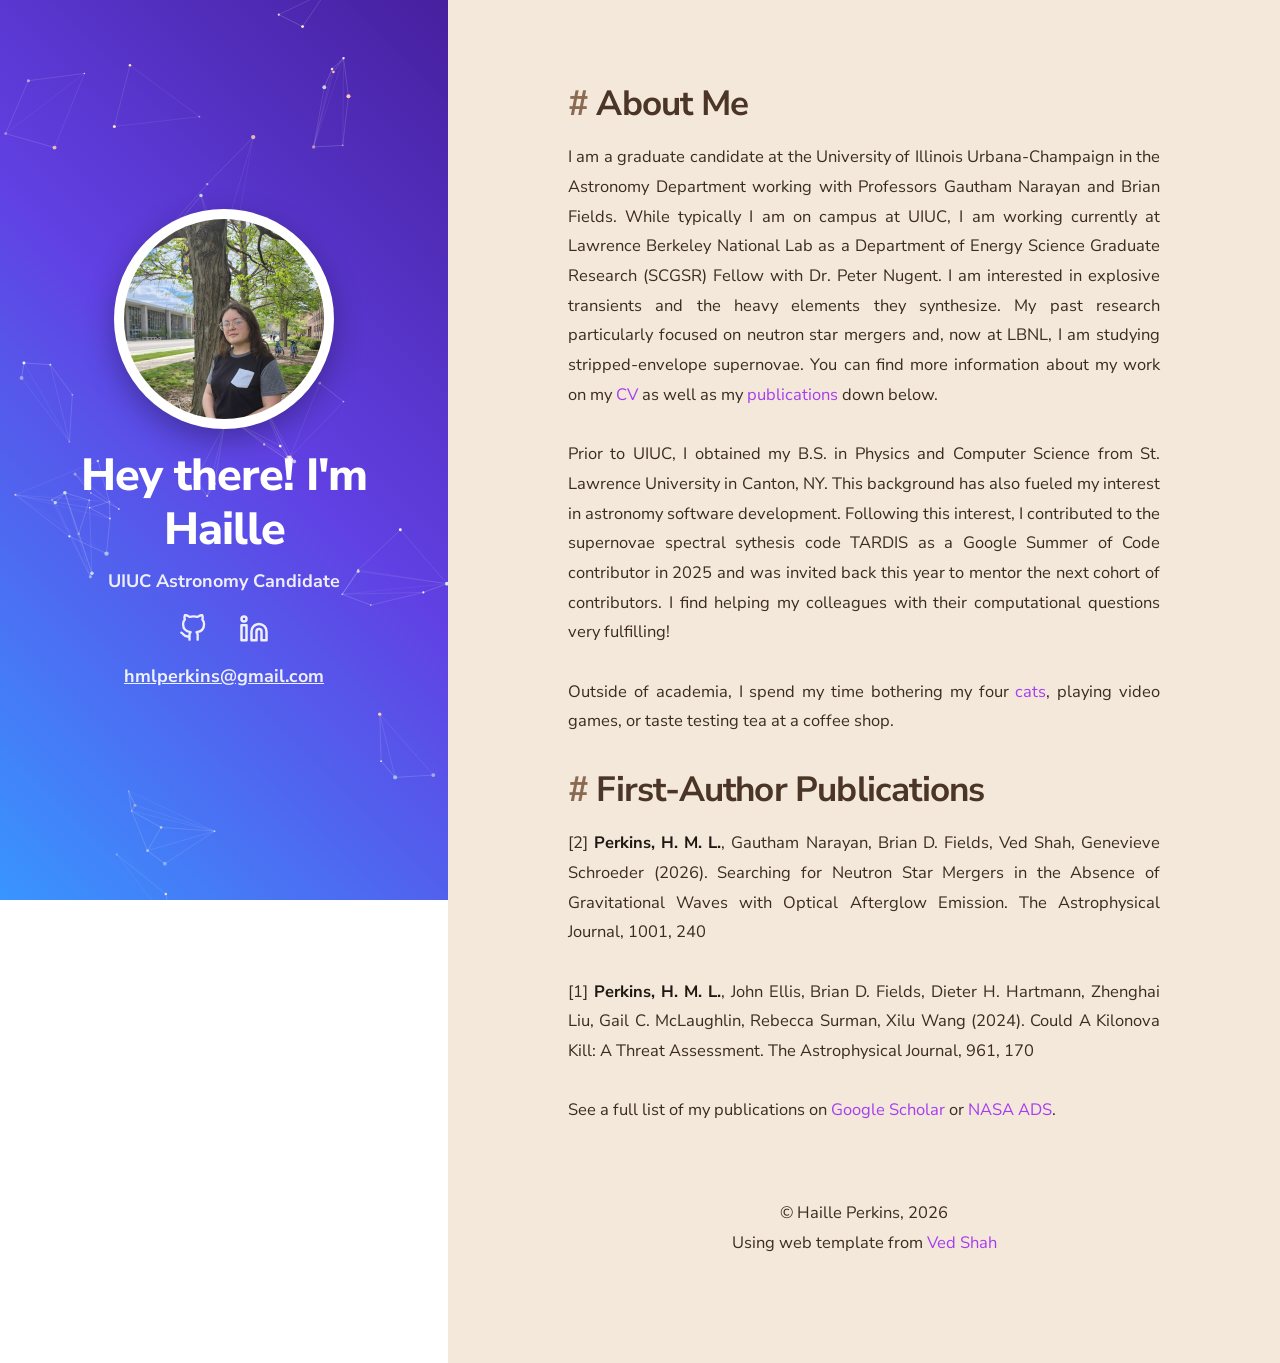
<file: index.html>
<!DOCTYPE html>
<html lang="en">

<head>
  <!-- Basic Page Needs –––––––––––––––––––––––––– -->
  <meta charset="utf-8">
  <title>Haille Marie Lynn Perkins</title>
  <meta name="description" content="">
  <meta name="author" content="">

  <!-- Favicon -->
  <link rel="icon" href="data:image/svg+xml,<svg xmlns=%22http://www.w3.org/2000/svg%22 viewBox=%220 0 100 100%22><text y=%22.9em%22 font-size=%2290%22>🌟</text></svg>">

  <!-- Mobile Specific Metas ––––––––––––––––––––––– -->
  <meta name="viewport" content="width=device-width, initial-scale=1">

  <!-- FONT –––––––––––––––––––––––––––––––––––––––– -->
  <link rel="preconnect" href="https://fonts.gstatic.com">
  <link href="https://fonts.googleapis.com/css2?family=Nunito+Sans:ital,wght@0,200;0,300;0,400;0,600;0,700;0,800;1,200;1,300;1,400;1,600;1,700;1,800&display=swap" rel="stylesheet">

  <!-- CSS ––––––––––––––––––––––––––––––––––––––––– -->
  <link rel="stylesheet" href="styles/skeleton.css">
  <link rel="stylesheet" href="styles/normalize.css">
  <style>
    body {
      margin: 0;
      padding: 0;
      overflow-x: hidden;
      background: linear-gradient(45deg, #3995ff, #6140e3, #421a92, #251531);
      background-attachment: fixed;
    }

    .name-link {
      display: inline-block;
      color: #a63df1;
      text-decoration: none;
    }
    .name-link:hover {
      color: #a63df1;
    }
    .social-icons {
      display: flex;
      justify-content: center;
      gap: 20px;
      margin-top: 12px;
      margin-bottom: 12px;
    }
    .social-icons a,
    .reach-out-icons a {
      opacity: 1;
      transition: opacity 200ms ease, transform 200ms ease;
    }
    .social-icons a:hover,
    .reach-out-icons a:hover {
      opacity: 1;
      transform: translateY(-1px);
    }
    .social-icons img,
    .reach-out-icons img {
      border-radius: 0;
      display: block;
      background: transparent;
    }

    /* Container for the half-and-half layout */
    .split-container {
      display: flex;
      flex-direction: row;
      width: 100%;
      min-height: 100vh;
      position: relative;
      z-index: 10;
    }

    /* Left pane (Hero) */
    .left-pane {
      flex: 0 0 35%;
      display: flex;
      flex-direction: column;
      justify-content: center;
      align-items: center;
      padding: 2rem;
      text-align: center;
      position: sticky;
      top: 0;
      height: 100vh;
      box-sizing: border-box;
      overflow: hidden;
    }

    .left-pane > img {
      border-radius: 50%;
      width: 200px;
      height: 200px;
      object-fit: cover;
      border: 4px solid rgba(255, 255, 255, 0.2);
      box-shadow: 0 10px 30px rgba(0,0,0,0.3);
      margin-bottom: 2rem;
    }

    .left-pane h1 {
      margin: 0 0 1rem;
      font-size: clamp(2.5rem, 5vw, 4.5rem);
      font-weight: 800;
      color: #ffffff;
    }

    .left-pane p, .left-pane a {
      margin: 0 0 0rem;
      font-size: clamp(1.2rem, 2.5vw, 1.8rem);
      color: #ffffff;
      opacity: 0.9;
    }

    /* Right pane (Content) */
    .right-pane {
      flex: 1;
      padding: 8rem 12rem;
      box-sizing: border-box;
      background-color: #f3e8da;
      color: #2f2219;
      min-height: 100vh;
    }

    .right-pane h4 {
      color: #4a3527;
      font-weight: 700;
      margin-top: 3rem;
      margin-bottom: 1.5rem;
      font-size: 3.5rem;
    }

    .right-pane h4:first-child {
      margin-top: 0;
    }

    .right-pane p {
      color: #3b2c22;
      line-height: 1.8;
      font-size: 1.65rem;
    }

    .right-pane a {
      color: #a63df1;
      text-decoration: none;
    }

    .right-pane a:hover,
    .right-pane a:focus-visible,
    .right-pane a:visited {
      color: #a63df1;
    }

    .right-pane b, .right-pane strong {
      color: #1f1711;
    }

    /* Keep particle canvas fixed in background */
    #particle-canvas {
      position: fixed !important;
      inset: 0 !important;
      z-index: 1 !important;
      pointer-events: none !important;
    }

    @media (max-width: 1024px) {
      .split-container {
        flex-direction: column;
        overflow: auto;
        height: auto;
      }
      .left-pane {
        flex: none;
        height: 100vh;
        position: relative;
        padding: 4rem 2rem;
      }
      .left-pane h1 {
        font-size: 5rem;
      }
      .left-pane p {
        font-size: 2.2rem;
      }
      .right-pane {
        padding: 10rem 6rem;
        max-width: 100%;
        overflow: visible;
      }
    }
  </style>

</head>

<body>
  <!-- CSS -->
  <link rel="stylesheet" href="styles/background.css">

  <div id="particle-canvas"></div>

  <div class="split-container">
    <section class="left-pane">
      <img src="images/pfp.jpeg" alt="Profile picture of Haille">
      <h1>Hey there! I'm Haille</h1>
      <p><b>UIUC Astronomy Candidate</b></p>
      <div class="social-icons">
        <a href="https://github.com/hmperk18" target="_blank" aria-label="GitHub" title="GitHub">
          <img src="assets/github.svg" width="28" height="28" alt="GitHub">
        </a>
        <a href="https://www.linkedin.com/in/haille-perkins/" target="_blank" aria-label="LinkedIn" title="LinkedIn">
          <img src="assets/linkedin.svg" width="30" height="30" alt="LinkedIn">
        </a>
      </div>
      <a href="mailto:hmlperkins@gmail.com" target="_blank" aria-label="email" title="email"> <b>hmlperkins@gmail.com</b></a>
    </section>

    <div class="right-pane">
      <!-- About me  -->
      <h4 id="about-me" style="text-align:justify;"><a href="#about-me" class="anchor" style="color: #8a6b52;">#</a> About Me</h4>
      <p style="text-align:justify;">
        I am a graduate candidate at the University of Illinois Urbana-Champaign in the Astronomy Department working with Professors Gautham Narayan and Brian Fields.  While typically I am on campus at UIUC, I am working currently at Lawrence Berkeley National Lab as a Department of Energy Science Graduate Research (SCGSR) Fellow with Dr. Peter Nugent.  I am interested in explosive transients and the heavy elements they synthesize. My past research particularly focused on neutron star mergers and, now at LBNL, I am studying stripped-envelope supernovae.  You can find more information about my work on my <a href="assets/CV.pdf" target="_blank">CV</a> as well as my <a href="#publications">publications</a> down below.
        <br>
        <br>
        Prior to UIUC, I obtained my B.S. in Physics and Computer Science from St. Lawrence University in Canton, NY.  This background has also fueled my interest in astronomy software development. Following this interest, I contributed to the supernovae spectral sythesis code TARDIS as a Google Summer of Code contributor in 2025 and was invited back this year to mentor the next cohort of contributors.  I find helping my colleagues with their computational questions very fulfilling!
        <br>
        <br>
        Outside of academia, I spend my time bothering my four <a href="cats.html">cats</a>, playing video games, or taste testing tea at a coffee shop.
      </p>

      <!-- Publications -->
      <h4 id="publications" style="text-align:justify;"><a href="#publications" class="anchor" style="color: #8a6b52;">#</a> First-Author Publications</h4>
      <p style="text-align:justify;">
        [2] <b>Perkins, H. M. L.</b>, Gautham Narayan, Brian D. Fields, Ved Shah, Genevieve Schroeder (2026). Searching for Neutron Star Mergers in the Absence of Gravitational Waves with Optical Afterglow Emission. The Astrophysical Journal, 1001, 240
        <br>
        <br>
        [1] <b>Perkins, H. M. L.</b>, John Ellis, Brian D. Fields, Dieter H. Hartmann, Zhenghai Liu, Gail C. McLaughlin, Rebecca Surman, Xilu Wang (2024). Could A Kilonova Kill: A Threat Assessment. The Astrophysical Journal, 961, 170
        <br>
        <br>
        See a full list of my publications on <a href="https://scholar.google.com/citations?user=3m19P0gAAAAJ" target="_blank">Google Scholar</a> or <a href="https://ui.adsabs.harvard.edu/user/libraries/ef5sufJPTw6YjqP8Qz6Ydw" target="_blank">NASA ADS</a>.
      </p>

      <br>
      <br>
      <p style="text-align: center;">
        © Haille Perkins, 2026
        <br>
        Using web template from <a href="https://dev-ved30.github.io/" target="_blank">Ved Shah</a>
      </p>
    </div>
  </div>

</body>

</html>

<script>
  // particles.min.js — modified to be constellations
  !function(t,a){"function"==typeof define&&define.amd?define(["exports"],function(e){t.ConstellationNetwork=a(t,e)}):"undefined"!=typeof module&&module.exports?module.exports=a(t,{}):t.ConstellationNetwork=a(t,{})}(this,function(t,a){function e(t,a,e,n,i,s,o,h){var r=e-t,l=n-a,c=o-i,p=h-s,d=r*p-l*c;if(Math.abs(d)<1e-10)return!1;var u=((i-t)*p-(s-a)*c)/d,m=((i-t)*l-(s-a)*r)/d;return u>0&&u<1&&m>0&&m<1}var n=function(t,a){this.container=t,a=a||{},this.options={palette:a.palette||["#ffffff"],lineColor:a.lineColor||"#ffffff",numConstellations:a.numConstellations||20,minStars:a.minStars||3,maxStars:a.maxStars||7,linkDistance:a.linkDistance||140,baseSpeed:a.baseSpeed||.18,twinkleRate:a.twinkleRate||.07,plateStrength:a.plateStrength||.03,plateLerp:a.plateLerp||.03},this.canvas=null,this.ctx=null,this.W=0,this.H=0,this.spawnW=0,this.constellations=[],this.mouse={x:0,y:0,active:!1},this.plate={x:0,y:0},this.init()};return n.prototype.init=function(){this.canvas=document.createElement("canvas"),this.container.appendChild(this.canvas),this.ctx=this.canvas.getContext("2d"),this.measure(),window.addEventListener("resize",this.onResize.bind(this)),window.addEventListener("mousemove",this.onMouse.bind(this)),window.addEventListener("mouseleave",function(){this.mouse.active=!1}.bind(this)),this.spawn(),requestAnimationFrame(this.loop.bind(this))},n.prototype.measure=function(){this.W=this.canvas.width=window.innerWidth,this.H=this.canvas.height=window.innerHeight;var t=document.querySelector(".left-pane");this.spawnW=t?t.offsetWidth:this.W},n.prototype.spawn=function(){var t=this.options,a=Math.random()*Math.PI*2,n=t.baseSpeed*(.4+.8*Math.random());this.constellations=[];for(var i=0;i<t.numConstellations;i++){for(var s=.75*t.linkDistance,o=t.minStars+Math.floor(Math.random()*(t.maxStars-t.minStars+1)),h=[],r=0;r<o;r++)h.push({ox:(Math.random()-.5)*s,oy:(Math.random()-.5)*s,color:t.palette[Math.floor(Math.random()*t.palette.length)],phase:Math.random()*Math.PI*2,rate:t.twinkleRate*(.5+Math.random()),baseAlpha:.55+.45*Math.random(),radius:.7+1.5*Math.random(),alpha:1});for(var l=[],c=0;c<h.length-1;c++)for(var p=c+1;p<h.length;p++){var d=h[c].ox-h[p].ox,u=h[c].oy-h[p].oy,m=Math.sqrt(d*d+u*u);m<=t.linkDistance&&l.push({a:c,b:p,dist:m})}l.sort(function(t,a){return a.dist-t.dist});for(var f=[],v=0;v<l.length;v++){for(var x=l[v],y=h[x.a],M=h[x.b],b=!1,w=0;w<f.length;w++){var g=f[w];if(g.a!==x.a&&g.a!==x.b&&g.b!==x.a&&g.b!==x.b){var S=h[g.a],k=h[g.b];if(e(y.ox,y.oy,M.ox,M.oy,S.ox,S.oy,k.ox,k.oy)){b=!0;break}}}b||f.push(x)}var W,C,H=1.8*t.linkDistance,A=0;do{W=Math.random()*this.spawnW,C=Math.random()*this.H;var D=this.constellations.some(function(t){var a=t.cx-W,e=t.cy-C;return Math.sqrt(a*a+e*e)<H});A++}while(D&&A<50);var E=Math.cos(a)*n,L=Math.sin(a)*n;this.constellations.push({cx:W,cy:C,vx:E,vy:L,bvx:E,bvy:L,stars:h,edges:f})}},n.prototype.loop=function(){var t=this.options,a=this.ctx;a.clearRect(0,0,this.W,this.H);var e=this.mouse.active?(this.mouse.x-this.W/2)*t.plateStrength:0,n=this.mouse.active?(this.mouse.y-this.H/2)*t.plateStrength:0;this.plate.x+=(e-this.plate.x)*t.plateLerp,this.plate.y+=(n-this.plate.y)*t.plateLerp;var i=this;this.constellations.forEach(function(e){e.cx+=e.vx,e.cy+=e.vy;var n=t.linkDistance;e.cx<-n&&(e.cx=i.spawnW+n,e.cy=Math.random()*i.H),e.cx>i.spawnW+n&&(e.cx=-n,e.cy=Math.random()*i.H),e.cy<-n&&(e.cy=i.H+n,e.cx=Math.random()*i.spawnW),e.cy>i.H+n&&(e.cy=-n,e.cx=Math.random()*i.spawnW);var s=e.stars.map(function(t){return{x:e.cx+t.ox+i.plate.x,y:e.cy+t.oy+i.plate.y}});e.edges.forEach(function(e){var n=s[e.a],i=s[e.b];a.beginPath(),a.strokeStyle=t.lineColor,a.globalAlpha=.35*(1-e.dist/t.linkDistance),a.lineWidth=.6,a.moveTo(n.x,n.y),a.lineTo(i.x,i.y),a.stroke()}),e.stars.forEach(function(t,e){t.phase+=t.rate,t.alpha=t.baseAlpha+.3*Math.sin(t.phase),t.alpha=Math.max(.05,Math.min(1,t.alpha));var n=s[e];a.beginPath(),a.fillStyle=t.color,a.globalAlpha=t.alpha,a.arc(n.x,n.y,t.radius,0,2*Math.PI),a.fill()})}),a.globalAlpha=1,requestAnimationFrame(this.loop.bind(this))},n.prototype.onResize=function(){this.measure(),this.spawn()},n.prototype.onMouse=function(t){this.mouse.x=t.clientX,this.mouse.y=t.clientY,this.mouse.active=!0},n});

  // Initialisation
  var canvasDiv = document.getElementById('particle-canvas');
  var options = {
    palette:           ['#facab1', '#fce0d0', '#f9f0eb', '#ffffff', '#edf2f5', '#d8e9f1', '#bddbea'],
    lineColor:         '#ffffff',
    numConstellations: 20,
    minStars:          3,
    maxStars:          7,
    linkDistance:      140,
    baseSpeed:         0.18,
    twinkleRate:       0.07,
    plateStrength:     0.03,
    plateLerp:         0.03,
  };
  var particleCanvas = new ConstellationNetwork(canvasDiv, options);
</script>
</file>
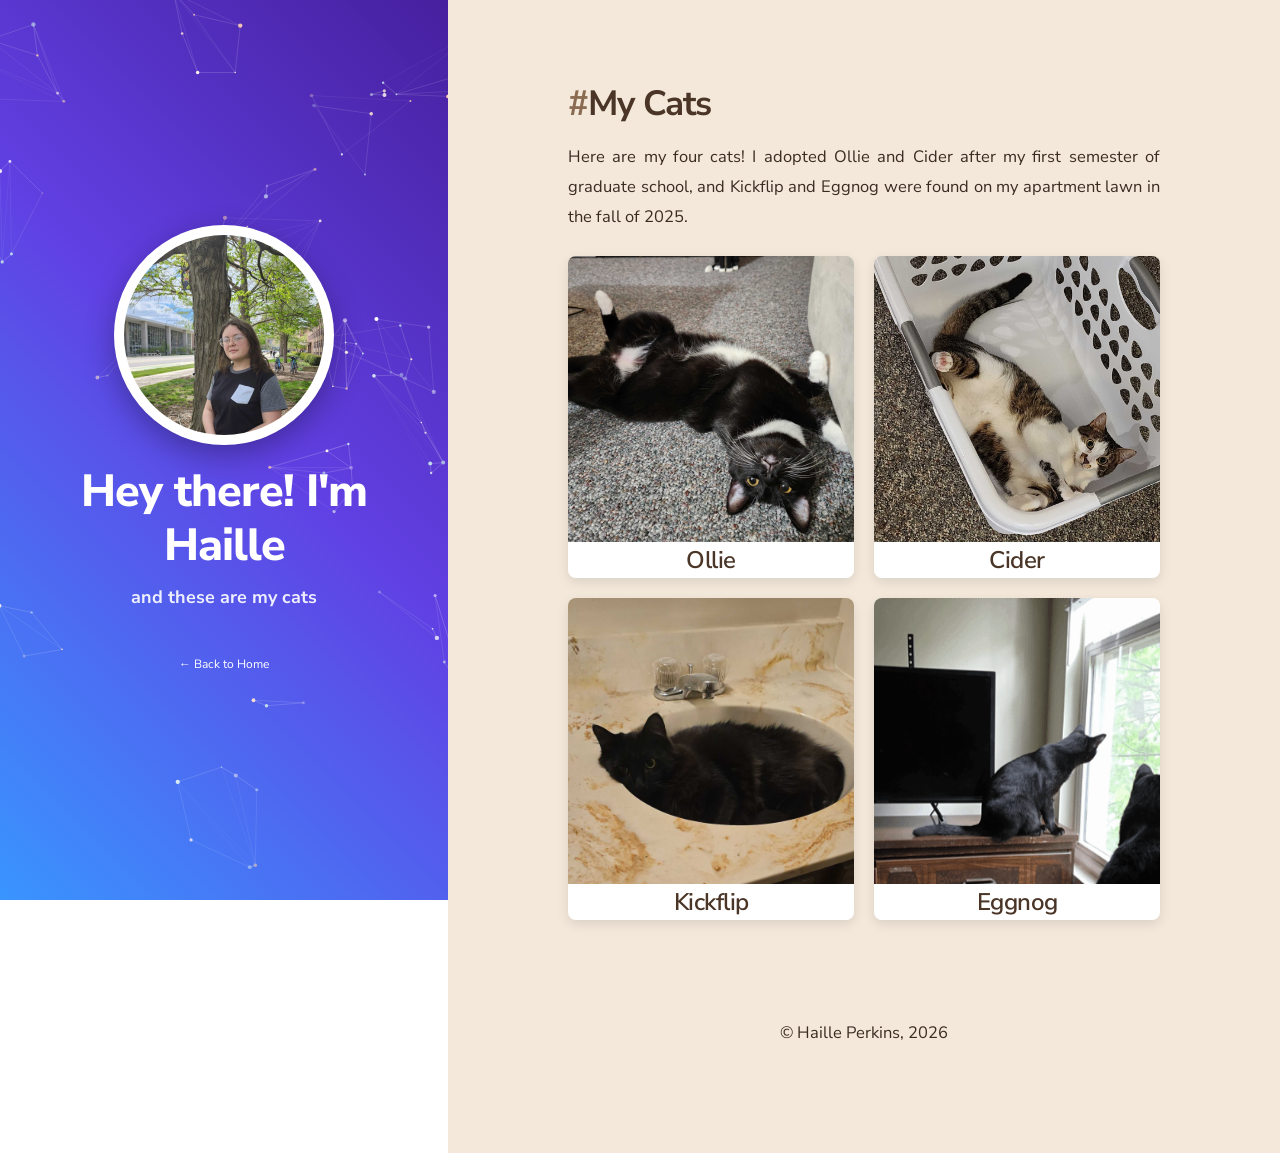
<file: cats.html>
<!DOCTYPE html>
<html lang="en">

<head>
    <!-- Basic Page Needs
  –––––––––––––––––––––––––––––––––––––––––––––––––– -->
  <meta charset="utf-8">
  <title>My Cats - Haille Marie Lynn Perkins</title>
  <meta name="description" content="">
  <meta name="author" content="">

  <!-- Favicon -->
  <link rel="icon" href="data:image/svg+xml,<svg xmlns=%22http://www.w3.org/2000/svg%22 viewBox=%220 0 100 100%22><text y=%22.9em%22 font-size=%2290%22>🐱</text></svg>">

  <!-- Mobile Specific Metas
  –––––––––––––––––––––––––––––––––––––––––––––––––– -->
  <meta name="viewport" content="width=device-width, initial-scale=1">

  <!-- FONT
  –––––––––––––––––––––––––––––––––––––––––––––––––– -->
  <link rel="preconnect" href="https://fonts.gstatic.com">
  <link href="https://fonts.googleapis.com/css2?family=Nunito+Sans:ital,wght@0,200;0,300;0,400;0,600;0,700;0,800;1,200;1,300;1,400;1,600;1,700;1,800&display=swap" rel="stylesheet">

  <!-- CSS
  –––––––––––––––––––––––––––––––––––––––––––––––––– -->
  <link rel="stylesheet" href="styles/skeleton.css">
  <link rel="stylesheet" href="styles/normalize.css">
  <style>
    body {
      margin: 0;
      padding: 0;
      overflow-x: hidden;
      background: linear-gradient(45deg, #3995ff, #6140e3, #421a92, #251531);
      background-attachment: fixed;
    }

    .name-link {
      display: inline-block;
      color: #a63df1;
      text-decoration: none;
    }
    .name-link:hover {
      color: #a63df1;
    }
    .social-icons {
      display: flex;
      justify-content: center;
      gap: 20px;
      margin-top: 12px;
    }
    .social-icons a,
    .reach-out-icons a {
      opacity: 1;
      transition: opacity 200ms ease, transform 200ms ease;
    }
    .social-icons a:hover,
    .reach-out-icons a:hover {
      opacity: 1;
      transform: translateY(-1px);
    }
    .social-icons img,
    .reach-out-icons img {
      border-radius: 0;
      display: block;
      background: transparent;
    }

    /* Container for the half-and-half layout */
    .split-container {
      display: flex;
      flex-direction: row;
      width: 100%;
      min-height: 100vh;
      position: relative;
      z-index: 10;
    }

    /* Left pane (Hero) */
    .left-pane {
      flex: 0 0 35%;
      display: flex;
      flex-direction: column;
      justify-content: center;
      align-items: center;
      padding: 2rem;
      text-align: center;
      position: sticky;
      top: 0;
      height: 100vh;
      box-sizing: border-box;
      overflow: hidden;
    }

    .left-pane > img {
      border-radius: 50%;
      width: 200px;
      height: 200px;
      object-fit: cover;
      border: 4px solid rgba(255, 255, 255, 0.2);
      box-shadow: 0 10px 30px rgba(0,0,0,0.3);
      margin-bottom: 2rem;
    }

    .left-pane h1 {
      margin: 0 0 1rem;
      font-size: clamp(2.5rem, 5vw, 4.5rem);
      font-weight: 800;
      color: #ffffff;
    }

    .left-pane p {
      margin: 0 0 2rem;
      font-size: clamp(1.2rem, 2.5vw, 1.8rem);
      color: #ffffff;
      opacity: 0.9;
    }

    .back-link {
      margin-top: 2rem;
      display: inline-block;
    }

    .back-link a {
      color: #ffffff;
      text-decoration: none;
      font-size: 1.2rem;
      transition: opacity 200ms ease;
    }

    .back-link a:hover {
      opacity: 0.7;
    }

    /* Right pane (Content) */
    .right-pane {
      flex: 1;
      padding: 8rem 12rem;
      box-sizing: border-box;
      background-color: #f3e8da;
      color: #2f2219;
      min-height: 100vh;
    }

    .right-pane h4 {
      color: #4a3527;
      font-weight: 700;
      margin-top: 3rem;
      margin-bottom: 1.5rem;
      font-size: 3.5rem;
    }

    .right-pane h4:first-child {
      margin-top: 0;
    }

    .right-pane p {
      color: #3b2c22;
      line-height: 1.8;
      font-size: 1.65rem;
    }

    .right-pane a {
      color: #a63df1;
      text-decoration: none;
    }

    .right-pane a:hover,
    .right-pane a:focus-visible,
    .right-pane a:visited {
      color: #a63df1;
    }

    .right-pane b, .right-pane strong {
      color: #1f1711;
    }

    /* Cat gallery grid */
    .cat-gallery {
      display: grid;
      grid-template-columns: repeat(auto-fit, minmax(250px, 1fr));
      gap: 2rem;
      margin: 2rem 0;
    }

    .cat-card {
      border-radius: 8px;
      overflow: hidden;
      box-shadow: 0 4px 12px rgba(0, 0, 0, 0.1);
      transition: transform 200ms ease;
    }

    .cat-card:hover {
      transform: translateY(-4px);
    }

    .cat-card img {
      width: 100%;
      object-fit: cover;
      display: block;
      border-radius: 0%;
      padding: 0px;
    }

    .cat-card h5 {
      background: #ffffff;
      margin: 0;
      color: #4a3527;
      font-weight: 600;
    }

    /* Keep particle canvas fixed in background */
    #particle-canvas {
      position: fixed !important;
      inset: 0 !important;
      z-index: 1 !important;
      pointer-events: none !important;
    }

    @media (max-width: 1024px) {
      .split-container {
        flex-direction: column;
        overflow: auto;
        height: auto;
      }
      .left-pane {
        flex: none;
        height: 100vh;
        position: relative;
        padding: 4rem 2rem;
      }
      .left-pane h1 {
        font-size: 5rem;
      }
      .left-pane p {
        font-size: 2.2rem;
      }
      .right-pane {
        padding: 10rem 6rem;
        max-width: 100%;
        overflow: visible;
      }
    }
  </style>

</head>

<body>
  <!-- CSS -->
  <link rel="stylesheet" href="styles/background.css">

  <div id="particle-canvas"></div>

  <div class="split-container">
    <section class="left-pane">
      <img src="images/pfp.jpeg" alt="Profile">
      <h1>Hey there! I'm Haille</h1>
      <p><b>and these are my cats</b></p>
      <!-- <div class="social-icons">
        <a href="https://github.com/hmperk18" target="_blank" aria-label="GitHub" title="GitHub">
          <img src="assets/github.svg" width="28" height="28" alt="GitHub">
        </a>
        <a href="https://www.linkedin.com/in/haille-perkins/" target="_blank" aria-label="LinkedIn" title="LinkedIn">
          <img src="assets/linkedin.svg" width="30" height="30" alt="LinkedIn">
        </a>
      </div> -->
      <div class="back-link">
        <a href="index.html">← Back to Home</a>
      </div>
    </section>

    <div class="right-pane">
      <!-- Cats  -->
      <h4 id="cats" style="text-align:justify;"><a href="#cats" class="anchor" style="color: #8a6b52;">#</a>My Cats</h4>
      <!-- <br> -->

      <p style="text-align:justify;">
        Here are my four cats! I adopted Ollie and Cider after my first semester of graduate school, and Kickflip and Eggnog were found on my apartment lawn in the fall of 2025.
      </p>

      <div class="cat-gallery">
        <div class="cat-card">
          <img src="images/ollie.jpg" alt="Photo of Ollie: a tuxedo cat posed upside down in front of his lego counterpart, which only the front paws are visible.">
          <h5>Ollie</h5>
        </div>
        <div class="cat-card">
          <img src="images/cider.jpg" alt="Photo of Cider: a tabby cat playing in a white laundry basket.">
          <h5>Cider</h5>
        </div>
        <div class="cat-card">
          <img src="images/kickflip.jpg" alt="Photo of Kickflip: a black, long-hair cat who is laying in a bathroom sink.">
          <h5>Kickflip</h5>
        </div>
        <div class="cat-card">
          <img src="images/eggnog.gif" alt="Gif of Eggnog, a small sleek black cat looking intently out the window, swishing his oddly short tail.">
          <h5>Eggnog</h5>
        </div>
      </div>

      <br>
      <br>
      <p style="text-align: center;">
        <!-- <b>&lt;/&gt;</b> with 🐱 -->
        <br>
        © Haille Perkins, 2026
      </p>
    </div>
  </div>

</body>

<script>
  // particles.min.js — edit particles.js and re-minify to update
  // npx terser particles.js --compress --mangle
  !function(t,a){"function"==typeof define&&define.amd?define(["exports"],function(e){t.ConstellationNetwork=a(t,e)}):"undefined"!=typeof module&&module.exports?module.exports=a(t,{}):t.ConstellationNetwork=a(t,{})}(this,function(t,a){function e(t,a,e,n,i,s,o,h){var r=e-t,l=n-a,c=o-i,p=h-s,d=r*p-l*c;if(Math.abs(d)<1e-10)return!1;var u=((i-t)*p-(s-a)*c)/d,m=((i-t)*l-(s-a)*r)/d;return u>0&&u<1&&m>0&&m<1}var n=function(t,a){this.container=t,a=a||{},this.options={palette:a.palette||["#ffffff"],lineColor:a.lineColor||"#ffffff",numConstellations:a.numConstellations||20,minStars:a.minStars||3,maxStars:a.maxStars||7,linkDistance:a.linkDistance||140,baseSpeed:a.baseSpeed||.18,twinkleRate:a.twinkleRate||.07,plateStrength:a.plateStrength||.03,plateLerp:a.plateLerp||.03},this.canvas=null,this.ctx=null,this.W=0,this.H=0,this.spawnW=0,this.constellations=[],this.mouse={x:0,y:0,active:!1},this.plate={x:0,y:0},this.init()};return n.prototype.init=function(){this.canvas=document.createElement("canvas"),this.container.appendChild(this.canvas),this.ctx=this.canvas.getContext("2d"),this.measure(),window.addEventListener("resize",this.onResize.bind(this)),window.addEventListener("mousemove",this.onMouse.bind(this)),window.addEventListener("mouseleave",function(){this.mouse.active=!1}.bind(this)),this.spawn(),requestAnimationFrame(this.loop.bind(this))},n.prototype.measure=function(){this.W=this.canvas.width=window.innerWidth,this.H=this.canvas.height=window.innerHeight;var t=document.querySelector(".left-pane");this.spawnW=t?t.offsetWidth:this.W},n.prototype.spawn=function(){var t=this.options,a=Math.random()*Math.PI*2,n=t.baseSpeed*(.4+.8*Math.random());this.constellations=[];for(var i=0;i<t.numConstellations;i++){for(var s=.75*t.linkDistance,o=t.minStars+Math.floor(Math.random()*(t.maxStars-t.minStars+1)),h=[],r=0;r<o;r++)h.push({ox:(Math.random()-.5)*s,oy:(Math.random()-.5)*s,color:t.palette[Math.floor(Math.random()*t.palette.length)],phase:Math.random()*Math.PI*2,rate:t.twinkleRate*(.5+Math.random()),baseAlpha:.55+.45*Math.random(),radius:.7+1.5*Math.random(),alpha:1});for(var l=[],c=0;c<h.length-1;c++)for(var p=c+1;p<h.length;p++){var d=h[c].ox-h[p].ox,u=h[c].oy-h[p].oy,m=Math.sqrt(d*d+u*u);m<=t.linkDistance&&l.push({a:c,b:p,dist:m})}l.sort(function(t,a){return a.dist-t.dist});for(var f=[],v=0;v<l.length;v++){for(var x=l[v],y=h[x.a],M=h[x.b],b=!1,w=0;w<f.length;w++){var g=f[w];if(g.a!==x.a&&g.a!==x.b&&g.b!==x.a&&g.b!==x.b){var S=h[g.a],k=h[g.b];if(e(y.ox,y.oy,M.ox,M.oy,S.ox,S.oy,k.ox,k.oy)){b=!0;break}}}b||f.push(x)}var W,C,H=1.8*t.linkDistance,A=0;do{W=Math.random()*this.spawnW,C=Math.random()*this.H;var D=this.constellations.some(function(t){var a=t.cx-W,e=t.cy-C;return Math.sqrt(a*a+e*e)<H});A++}while(D&&A<50);var E=Math.cos(a)*n,L=Math.sin(a)*n;this.constellations.push({cx:W,cy:C,vx:E,vy:L,bvx:E,bvy:L,stars:h,edges:f})}},n.prototype.loop=function(){var t=this.options,a=this.ctx;a.clearRect(0,0,this.W,this.H);var e=this.mouse.active?(this.mouse.x-this.W/2)*t.plateStrength:0,n=this.mouse.active?(this.mouse.y-this.H/2)*t.plateStrength:0;this.plate.x+=(e-this.plate.x)*t.plateLerp,this.plate.y+=(n-this.plate.y)*t.plateLerp;var i=this;this.constellations.forEach(function(e){e.cx+=e.vx,e.cy+=e.vy;var n=t.linkDistance;e.cx<-n&&(e.cx=i.spawnW+n,e.cy=Math.random()*i.H),e.cx>i.spawnW+n&&(e.cx=-n,e.cy=Math.random()*i.H),e.cy<-n&&(e.cy=i.H+n,e.cx=Math.random()*i.spawnW),e.cy>i.H+n&&(e.cy=-n,e.cx=Math.random()*i.spawnW);var s=e.stars.map(function(t){return{x:e.cx+t.ox+i.plate.x,y:e.cy+t.oy+i.plate.y}});e.edges.forEach(function(e){var n=s[e.a],i=s[e.b];a.beginPath(),a.strokeStyle=t.lineColor,a.globalAlpha=.35*(1-e.dist/t.linkDistance),a.lineWidth=.6,a.moveTo(n.x,n.y),a.lineTo(i.x,i.y),a.stroke()}),e.stars.forEach(function(t,e){t.phase+=t.rate,t.alpha=t.baseAlpha+.3*Math.sin(t.phase),t.alpha=Math.max(.05,Math.min(1,t.alpha));var n=s[e];a.beginPath(),a.fillStyle=t.color,a.globalAlpha=t.alpha,a.arc(n.x,n.y,t.radius,0,2*Math.PI),a.fill()})}),a.globalAlpha=1,requestAnimationFrame(this.loop.bind(this))},n.prototype.onResize=function(){this.measure(),this.spawn()},n.prototype.onMouse=function(t){this.mouse.x=t.clientX,this.mouse.y=t.clientY,this.mouse.active=!0},n});

  // Initialisation
  var canvasDiv = document.getElementById('particle-canvas');
  var options = {
    palette:           ['#facab1', '#fce0d0', '#f9f0eb', '#ffffff', '#edf2f5', '#d8e9f1', '#bddbea'],
    lineColor:         '#ffffff',
    numConstellations: 20,
    minStars:          3,
    maxStars:          7,
    linkDistance:      140,
    baseSpeed:         0.18,
    twinkleRate:       0.07,
    plateStrength:     0.03,
    plateLerp:         0.03,
  };
  var particleCanvas = new ConstellationNetwork(canvasDiv, options);
</script>

</html>
</file>
<file: styles/skeleton.css>
/*
* Skeleton V2.0.4
* Copyright 2014, Dave Gamache
* www.getskeleton.com
* Free to use under the MIT license.
* http://www.opensource.org/licenses/mit-license.php
* 12/29/2014
*/


/* Table of contents
––––––––––––––––––––––––––––––––––––––––––––––––––
- Grid
- Base Styles
- Typography
- Links
- Buttons
- Forms
- Lists
- Code
- Tables
- Spacing
- Utilities
- Clearing
- Media Queries
*/


/* Grid
–––––––––––––––––––––––––––––––––––––––––––––––––– */
.container {
  position: relative;
  width: 100%;
  max-width: 960px;
  margin: 0 auto;
  padding: 0 20px;
  box-sizing: border-box; }
.column,
.columns {
  width: 100%;
  float: left;
  box-sizing: border-box; }

/* For devices larger than 400px */
@media (max-width: 768px) {
  .container {
    width: 85%;
    padding: 0; }
  
}

/* For devices larger than 550px */
@media (min-width: 768px) {
  .container {
    width: 80%; }
  .column,
  .columns {
    margin-left: 4%; }
  .column:first-child,
  .columns:first-child {
    margin-left: 0; }

  .one.column,
  .one.columns                    { width: 4.66666666667%; }
  .two.columns                    { width: 13.3333333333%; }
  .three.columns                  { width: 22%;            }
  .four.columns                   { width: 30.6666666667%; }
  .five.columns                   { width: 39.3333333333%; }
  .six.columns                    { width: 48%;            }
  .seven.columns                  { width: 56.6666666667%; }
  .eight.columns                  { width: 65.3333333333%; }
  .nine.columns                   { width: 74.0%;          }
  .ten.columns                    { width: 82.6666666667%; }
  .eleven.columns                 { width: 91.3333333333%; }
  .twelve.columns                 { width: 100%; margin-left: 0; }

  .one-third.column               { width: 30.6666666667%; }
  .two-thirds.column              { width: 65.3333333333%; }

  .one-half.column                { width: 48%; }

  /* Offsets */
  .offset-by-one.column,
  .offset-by-one.columns          { margin-left: 8.66666666667%; }
  .offset-by-two.column,
  .offset-by-two.columns          { margin-left: 17.3333333333%; }
  .offset-by-three.column,
  .offset-by-three.columns        { margin-left: 26%;            }
  .offset-by-four.column,
  .offset-by-four.columns         { margin-left: 34.6666666667%; }
  .offset-by-five.column,
  .offset-by-five.columns         { margin-left: 43.3333333333%; }
  .offset-by-six.column,
  .offset-by-six.columns          { margin-left: 52%;            }
  .offset-by-seven.column,
  .offset-by-seven.columns        { margin-left: 60.6666666667%; }
  .offset-by-eight.column,
  .offset-by-eight.columns        { margin-left: 69.3333333333%; }
  .offset-by-nine.column,
  .offset-by-nine.columns         { margin-left: 78.0%;          }
  .offset-by-ten.column,
  .offset-by-ten.columns          { margin-left: 86.6666666667%; }
  .offset-by-eleven.column,
  .offset-by-eleven.columns       { margin-left: 95.3333333333%; }

  .offset-by-one-third.column,
  .offset-by-one-third.columns    { margin-left: 34.6666666667%; }
  .offset-by-two-thirds.column,
  .offset-by-two-thirds.columns   { margin-left: 69.3333333333%; }

  .offset-by-one-half.column,
  .offset-by-one-half.columns     { margin-left: 52%; }

}


/* Base Styles
–––––––––––––––––––––––––––––––––––––––––––––––––– */
/* NOTE
html is set to 62.5% so that all the REM measurements throughout Skeleton
are based on 10px sizing. So basically 1.5rem = 15px :) */
html {
  font-size: 62.5%; }
body {
  font-size: 1.5em; /* currently ems cause chrome bug misinterpreting rems on body element */
  line-height: 1.6;
  font-weight: 400;
  font-family: "Raleway", "HelveticaNeue", "Helvetica Neue", Helvetica, Arial, sans-serif;
  color: #222; }


/* Typography
–––––––––––––––––––––––––––––––––––––––––––––––––– */
h1, h2, h3, h4, h5, h6 {
  margin-top: 0;
  margin-bottom: 2rem;
  font-weight: 300; }
h1 { font-size: 4.0rem; line-height: 1.2;  letter-spacing: -.1rem;}
h2 { font-size: 3.6rem; line-height: 1.25; letter-spacing: -.1rem; }
h3 { font-size: 3.0rem; line-height: 1.3;  letter-spacing: -.1rem; }
h4 { font-size: 2.4rem; line-height: 1.35; letter-spacing: -.08rem; }
h5 { font-size: 1.8rem; line-height: 1.5;  letter-spacing: -.05rem; }
h6 { font-size: 1.5rem; line-height: 1.6;  letter-spacing: 0; }

/* Larger than phablet */
@media (min-width: 550px) {
  h1 { font-size: 5.0rem; }
  h2 { font-size: 4.2rem; }
  h3 { font-size: 3.6rem; }
  h4 { font-size: 3.0rem; }
  h5 { font-size: 2.4rem; }
  h6 { font-size: 1.5rem; }
}

p {
  margin-top: 0; }


/* Links
–––––––––––––––––––––––––––––––––––––––––––––––––– */
a {
  color: #1EAEDB; }
a:hover {
  color: #0FA0CE; }


/* Buttons
–––––––––––––––––––––––––––––––––––––––––––––––––– */
.button,
button,
input[type="submit"],
input[type="reset"],
input[type="button"] {
  display: inline-block;
  height: 38px;
  padding: 0 30px;
  color: #56baed;
  text-align: center;
  font-size: 11px;
  font-weight: 600;
  line-height: 38px;
  letter-spacing: .1rem;
  text-transform: uppercase;
  text-decoration: none;
  white-space: nowrap;
  background-color: transparent;
  border-radius: 8px;
  border: 1px solid rgb(255, 255, 255);
  box-shadow: 0 4px 15px 0 rgba(206, 206, 206, 0.75);
  cursor: pointer;
  box-sizing: border-box; }
.button:hover,
button:hover,
input[type="submit"]:hover,
input[type="reset"]:hover,
input[type="button"]:hover{
  border: 3px solid rgb(255, 255, 255);
  background:  linear-gradient(-45deg, #1f969a, #1f969a);
  box-shadow: 0 4px 15px 0 rgba(206, 206, 206, 0.75);
  color: white;
}
.button:focus,
button:focus,
input[type="submit"]:focus,
input[type="reset"]:focus,
input[type="button"]:focus {
  border: 3px solid rgb(255, 255, 255);
  box-shadow: 0 4px 15px 0 rgba(206, 206, 206, 0.75);
  color: white;
  outline:0;
}
.button.button-primary,
button.button-primary,
input[type="submit"].button-primary,
input[type="reset"].button-primary,
input[type="button"].button-primary {
  color: #FFF;
  background: white;
  outline:0;
 }
.button.button-primary:hover,
button.button-primary:hover,
input[type="submit"].button-primary:hover,
input[type="reset"].button-primary:hover,
input[type="button"].button-primary:hover,
.button.button-primary:focus,
button.button-primary:focus,
input[type="submit"].button-primary:focus,
input[type="reset"].button-primary:focus,
input[type="button"].button-primary:focus {
  color: #FFF;
  outline:0;
  background: white;
 }


/* Forms
–––––––––––––––––––––––––––––––––––––––––––––––––– */
input[type="email"],
input[type="number"],
input[type="search"],
input[type="text"],
input[type="tel"],
input[type="url"],
input[type="password"],
textarea,
select {
  height: 38px;
  width: 35%;
  margin-right: 15px;
  align-self: center;
  padding: 6px 10px; /* The 6px vertically centers text on FF, ignored by Webkit */
  background-color: #fff;
  border: 1px solid #ffffff;
  border-radius: 8px;
  box-shadow: 0 4px 15px 0 rgba(206, 206, 206, 0.75);
  box-sizing: border-box; }
/* Removes awkward default styles on some inputs for iOS */
input[type="email"],
input[type="number"],
input[type="search"],
input[type="text"],
input[type="tel"],
input[type="url"],
input[type="password"],
textarea {
  -webkit-appearance: none;
     -moz-appearance: none;
          appearance: none; }
textarea {
  min-height: 65px;
  padding-top: 6px;
  padding-bottom: 6px; }
input[type="email"]:focus,
input[type="number"]:focus,
input[type="search"]:focus,
input[type="text"]:focus,
input[type="tel"]:focus,
input[type="url"]:focus,
input[type="password"]:focus,
textarea:focus,
select:focus {
  border: 1px solid #33C3F0;
  outline: 0; }
label,
legend {
  display: block;
  margin-bottom: .5rem;
  font-weight: 600; }
fieldset {
  padding: 0;
  border-width: 0; }
input[type="checkbox"],
input[type="radio"] {
  display: inline; }
label > .label-body {
  display: inline-block;
  margin-left: .5rem;
  font-weight: normal; }


/* Lists
–––––––––––––––––––––––––––––––––––––––––––––––––– */
ul {
  list-style: circle inside; }
ol {
  list-style: decimal inside; }
ol, ul {
  padding-left: 0;
  margin-top: 0; }
ul ul,
ul ol,
ol ol,
ol ul {
  margin: 1.5rem 0 1.5rem 3rem;
  font-size: 90%; }
li {
  margin-bottom: 1rem; }


/* Code
–––––––––––––––––––––––––––––––––––––––––––––––––– */
code {
  padding: .2rem .5rem;
  margin: 0 .2rem;
  font-size: 90%;
  white-space: nowrap;
  background: #F1F1F1;
  border: 1px solid #E1E1E1;
  border-radius: 4px; }
pre > code {
  display: block;
  padding: 1rem 1.5rem;
  white-space: pre; }


/* Tables
–––––––––––––––––––––––––––––––––––––––––––––––––– */
th,
td {
  padding: 12px 15px;
  text-align: left;
  border-bottom: 1px solid #E1E1E1; }
th:first-child,
td:first-child {
  padding-left: 0; }
th:last-child,
td:last-child {
  padding-right: 0; }


/* Spacing
–––––––––––––––––––––––––––––––––––––––––––––––––– */
button,
.button {
  margin-bottom: 1rem; }
input,
textarea,
select,
fieldset {
  margin-bottom: 1.5rem; }
pre,
blockquote,
dl,
figure,
table,
p,
ul,
ol,
form {
  margin-bottom: 2.5rem; }


/* Utilities
–––––––––––––––––––––––––––––––––––––––––––––––––– */
.u-full-width {
  width: 100%;
  box-sizing: border-box; }
.u-max-full-width {
  max-width: 100%;
  box-sizing: border-box; }
.u-pull-right {
  float: right; }
.u-pull-left {
  float: left; }


/* Misc
–––––––––––––––––––––––––––––––––––––––––––––––––– */
hr {
  margin-top: 3rem;
  margin-bottom: 3.5rem;
  border-width: 0;
  border-top: 1px solid #E1E1E1; }


/* Clearing
–––––––––––––––––––––––––––––––––––––––––––––––––– */

/* Self Clearing Goodness */
.container:after,
.row:after,
.u-cf {
  content: "";
  display: table;
  clear: both; }

/* Custom changes
–––––––––––––––––––––––––––––––––––––––––––––––––– */
.publication-links {
  display: flex;
  flex-wrap: wrap;
  gap: 0.75rem;
  justify-content: flex-start;
  align-items: center;
  margin-bottom: 2rem;
}

.publication-link {
  display: inline-flex;
  align-items: center;
  justify-content: center;
  padding: 0.55em 1.5em;
  border-radius: 999px;
  border: 1px solid #56baed;
  color: #56baed;
  font-weight: 600;
  text-decoration: none;
  transition: all 0.25s ease;
  background-color: rgba(86, 186, 237, 0.08);
  letter-spacing: 0.02em;
}

.publication-link:hover,
.publication-link:focus-visible {
  background-color: #56baed;
  color: #ffffff;
  box-shadow: 0 10px 25px rgba(86, 186, 237, 0.35);
}

@media (max-width: 768px) {
  
  .header_1 {
    vertical-align: middle;
    height: fit-content;
    position: relative;
    width: 100%;
    background-color: rgba(0, 0, 0, 0.603);  
    backdrop-filter: blur(4px); 
    text-align: center;
    padding: 2em 0;
    margin-bottom: 5em;
  }
  .header_1 a{
    color: white;
    font-weight: bold;
    text-decoration: none;
    display: inline-flex;
    align-items: center;
    justify-content: center;
    padding: 0.4em;
    border-radius: 999px;
    transition: background-color 0.25s ease, color 0.25s ease, box-shadow 0.25s ease;
  }
  .header_1 a:hover{
    color: #56baed;
    background-color: rgba(255, 255, 255, 0.2);
    box-shadow: 0 8px 18px rgba(0, 0, 0, 0.25);
  }
  li{
    list-style-type: none;
  }
  
  .tabs {
    font-size: 1.1em;
    font-weight: 300;
    color: white;
  }
  
  body{
    font-family: 'Nunito Sans', sans-serif;
    background: linear-gradient(-45deg,#dd7738, #a12eb0, #392883);;
    height: 100%;
    width: 100%;
    background-repeat: no-repeat;
    background-attachment: fixed;
  }

  #particle-canvas {
    width: 100%;
    height: 100%;
    text-align: center;
    }
  
  .frontpagetext {
    min-height: 100%;
    height: fit-content;
    color: white;
    position: absolute;
    justify-content: center;
    z-index: 999;
    width: 100%;
    background-color: transparent;  
    text-align:center; 
  }
  .frontpagetext h1{
    padding-top: 1em;
    font-size: 30px;
    font-weight: bold;
  }
  .frontpagetext p{
    padding: 0 1em;
    font-size: 18px;
  }
  .frontpagetext input[type="submit"]{
    display: inline-block;
    height: 38px;
    padding: 0 30px;
    color: white;
    text-align: center;
    font-size: 11px;
    font-weight: 600;
    line-height: 38px;
    letter-spacing: .1rem;
    text-transform: uppercase;
    text-decoration: none;
    white-space: nowrap;
    background-color: transparent;
    border-radius: 8px;
    border: 1px solid rgb(255, 255, 255);
    cursor: pointer;
    box-sizing: border-box;
  }
   .frontpagetext input[type="submit"]:hover{
    display: inline-block;
    height: 38px;
    padding: 0 30px;
    color: white;
    text-align: center;
    font-size: 11px;
    font-weight: 600;
    line-height: 38px;
    letter-spacing: .1rem;
    text-transform: uppercase;
    text-decoration: none;
    white-space: nowrap;
    background-color: white;
    border-radius: 8px;
    border: 1px solid rgb(255, 255, 255);
    box-shadow: 0 4px 15px 0 rgba(206, 206, 206, 0.75);
    cursor: pointer;
    box-sizing: border-box;
  }
  
  .home{
    background-color: white;
    text-align: center;
    min-height: 80%;
    padding-top: 4em;
  }
  .footer_1{
    height: fit-content;
    background-color: rgba(0, 0, 0, 0.603);  
    backdrop-filter: blur(4px); 
    color: white;
    text-align: center;
    padding-top: 1.8em;
    padding-bottom: 1em;
  }
  .footer_1 p{
    color: white;
    text-decoration: none;
  }
  .footer_1 a{
    font-weight: bold;
    color: #56baed;
    text-decoration: none;
  }
  
  .logo {
    padding: 2em 0;
    
  }
  .search-logo {
    padding-top: 0.5em;
    padding-bottom: 2.5em;
  }
  .api{
  
    background-color: white;
    height: fit-content;
    text-align: center;
    padding-top: 8em;
  }
  .details{
    background-color: white;
    height: fit-content;
    padding-left: 3em;
    padding-right: 3em;
    padding-bottom: 4em;
    text-align: left;
  }
  .details a{
    color: black;
    background-color: rgb(255, 255, 255);
    box-shadow: 0 4px 15px 0 rgba(206, 206, 206, 0.75);
    height: fit-content;
    width: fit-content;
    max-width: 10%;
    padding: 0.5em 2em;
    text-align: center;
  }
  .details i{
    color: #56baed;
  }
  .json{
    color: black;
    background-color: rgb(255, 255, 255);
    box-shadow: 0 4px 15px 0 rgba(206, 206, 206, 0.75);
    height: fit-content;
    width: fit-content;
    padding: 0.5em 2em;
    text-align: left;
  }
}
@media (min-width: 768px) {
  .headerelements {
    display: inline;
  }
  
  .header_1 {
    vertical-align: middle;
    height: fit-content;
    margin-bottom: 5%;
    position: fixed;
    z-index: 999;
    width: 100%;
    background-color: rgba(0, 0, 0, 0.603);  
    backdrop-filter: blur(4px); 
    padding-right: 3em;
  }
  .header_1 a{
    color: white;
    font-weight: bold;
    text-align: center;
    text-decoration: none;
    display: inline-flex;
    align-items: center;
    justify-content: center;
    padding: 0.4em;
    border-radius: 999px;
    transition: background-color 0.25s ease, color 0.25s ease, box-shadow 0.25s ease;
  }
  .header_1 a:hover{
    color: #56baed;
    background-color: rgba(255, 255, 255, 0.2);
    box-shadow: 0 8px 18px rgba(0, 0, 0, 0.25);
  }
  li {
    list-style-type: none;
  }
  
  .tabs {
    font-size: 1.1em;
    font-weight: 300;
    color: white;
    padding-top: 0.8em;
  }
  
  body{
    font-family: 'Nunito Sans', sans-serif;
    background: linear-gradient(-45deg,#c26831, #a930b8, #392883);
    height: 100%;
    width: 100%; 
    margin: 0;
    padding: 0;
  }
  
  .frontpagetext {
    height: fit-content;
    color: white;
    position: absolute;
    margin-top: 20%;
    margin-left: 30%;
    justify-content: center;
    z-index: 998;
    width: 40%;
    background-color: rgba(0, 0, 0, 0);  
    text-align:center; 
  }
  .frontpagetext h1{
    font-size: 30px;
    font-weight: bold;
  }
  .frontpagetext p{
    font-size: 18px;
  }
  .frontpagetext input[type="submit"]{
    display: inline-block;
    height: 38px;
    padding: 0 30px;
    color: white;
    text-align: center;
    font-size: 11px;
    font-weight: 600;
    line-height: 38px;
    letter-spacing: .1rem;
    text-transform: uppercase;
    text-decoration: none;
    white-space: nowrap;
    background-color: transparent;
    border-radius: 8px;
    border: 1px solid rgb(255, 255, 255);
    cursor: pointer;
    box-sizing: border-box;
  }
   .frontpagetext input[type="submit"]:hover{
    display: inline-block;
    height: 38px;
    padding: 0 30px;
    color: white;
    text-align: center;
    font-size: 11px;
    font-weight: 600;
    line-height: 38px;
    letter-spacing: .1rem;
    text-transform: uppercase;
    text-decoration: none;
    white-space: nowrap;
    background-color: white;
    border-radius: 8px;
    border: 1px solid rgb(255, 255, 255);
    box-shadow: 0 4px 15px 0 rgba(206, 206, 206, 0.75);
    cursor: pointer;
    box-sizing: border-box;
  }
  
  .home{
    background-color: white;
    min-height: 68%;
    height: fit-content;
    text-align: center;
    padding-top: 4em;
  }
  .footer_1{
    height: fit-content;
    background-color: rgba(0, 0, 0, 0.603);  
    backdrop-filter: blur(4px); 
    color: white;
    text-align: center;
    padding-top: 2em;
    padding-bottom: 0.9em;
  }
  .footer_1 p{
    color: white;
    text-decoration: none;
  }
  .footer_1 a{
    font-weight: bold;
    color: #56baed;
    text-decoration: none;
  }
  
  .logo {
    padding-top: 1em;
    padding-left: 3em;
  }
  .search-logo {
    padding-top: 0.5em;
    padding-bottom: 2.5em;
  }
  .api{
  
    background-color: white;
    height: fit-content;
    text-align: center;
    padding-top: 8em;
  }
  .details{
    background-color: white;
    height: fit-content;
    padding-left: 3em;
    padding-right: 3em;
    padding-bottom: 4em;
    text-align: left;
  }
  .details a{
    color: black;
    background-color: rgb(255, 255, 255);
    box-shadow: 0 4px 15px 0 rgba(206, 206, 206, 0.75);
    height: fit-content;
    width: fit-content;
    max-width: 10%;
    padding: 0.5em 2em;
    text-align: center;
  }
  .details i{
    color: #56baed;
  }
  .json{
    color: black;
    background-color: rgb(255, 255, 255);
    box-shadow: 0 4px 15px 0 rgba(206, 206, 206, 0.75);
    height: fit-content;
    width: fit-content;
    padding: 0.5em 2em;
    text-align: left;
  }
}

img {
  border-radius: 50%;
  background-color: #fff;
  padding: 6px;
}

/* Media Queries
–––––––––––––––––––––––––––––––––––––––––––––––––– */
/*
Note: The best way to structure the use of media queries is to create the queries
near the relevant code. For example, if you wanted to change the styles for buttons
on small devices, paste the mobile query code up in the buttons section and style it
there.
*/


/* Larger than mobile */
@media (min-width: 400px) {}

/* Larger than phablet (also point when grid becomes active) */
@media (min-width: 550px) {}

/* Larger than tablet */
@media (min-width: 750px) {}

/* Larger than desktop */
@media (min-width: 1000px) {}

/* Larger than Desktop HD */
@media (min-width: 1200px) {}
</file>
<file: styles/background.css>
html,

#particle-canvas {
width: 100%;
height: 100%;
text-align: center;
}
</file>
